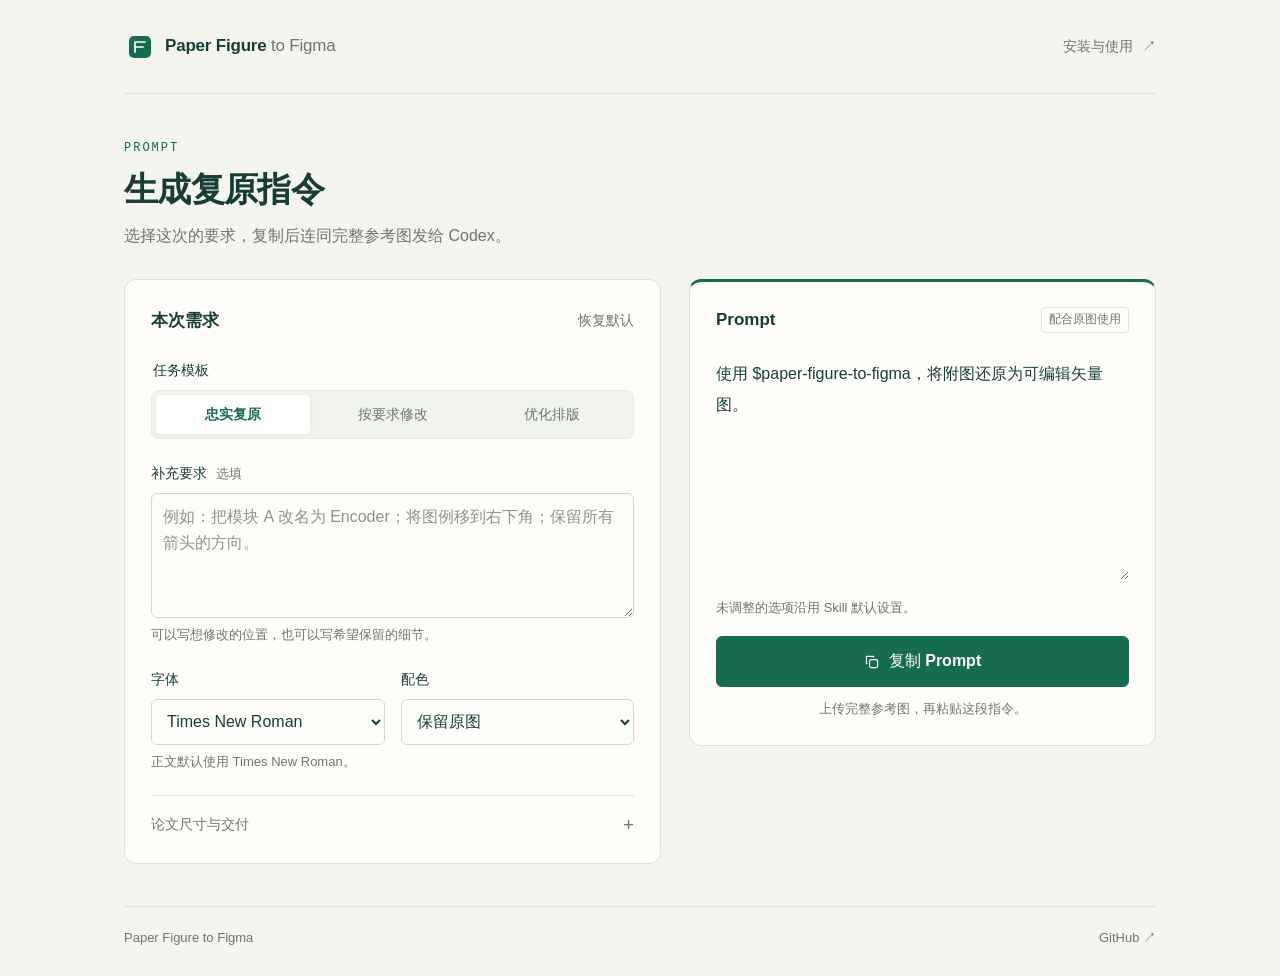
<file: web/index.html>
<!doctype html>
<html lang="zh-CN">
<head>
  <meta charset="utf-8">
  <meta name="viewport" content="width=device-width, initial-scale=1">
  <meta name="description" content="选择复原方式，补充个性化要求，生成配合参考图使用的 Paper Figure to Figma 指令。">
  <meta name="theme-color" content="#f5f5ef">
  <link rel="icon" href="data:image/svg+xml,%3Csvg xmlns='http://www.w3.org/2000/svg' viewBox='0 0 32 32'%3E%3Crect x='5' y='5' width='22' height='22' rx='5' fill='%23176b50'/%3E%3Cpath d='M11 21V11h10M11 16h8' stroke='white' stroke-width='2' fill='none'/%3E%3C/svg%3E">
  <link rel="stylesheet" href="style.css">
  <script src="app.js" defer></script>
  <title>Prompt · Paper Figure to Figma</title>
</head>
<body>
  <a class="skip" href="#preferences">跳到选项</a>
  <header class="site-header wrap">
    <a class="brand" href="./" aria-label="Paper Figure to Figma 首页">
      <svg viewBox="0 0 32 32" aria-hidden="true"><rect x="5" y="5" width="22" height="22" rx="5"/><path d="M11 21V11h10M11 16h8"/></svg>
      <span>Paper Figure <span class="brand-tail">to Figma</span></span>
    </a>
    <a class="guide-link" href="https://github.com/sidiangongyuan/paper-figure-to-figma/blob/main/docs/CODEX_QUICKSTART.md" target="_blank" rel="noreferrer">安装与使用 <span aria-hidden="true">↗</span></a>
  </header>

  <main class="wrap">
    <div class="intro">
      <p class="eyebrow">PROMPT</p>
      <h1>生成复原指令</h1>
      <p>选择这次的要求，复制后连同完整参考图发给 Codex。</p>
    </div>

    <div class="workspace">
      <form id="preferences" class="preferences" novalidate>
        <div class="section-heading"><h2>本次需求</h2><button id="reset" class="text-button" type="reset">恢复默认</button></div>
        <fieldset class="templates">
          <legend>任务模板</legend>
          <div class="template-options">
            <label><input type="radio" name="task" value="restore" checked><span>忠实复原</span></label>
            <label><input type="radio" name="task" value="modify"><span>按要求修改</span></label>
            <label><input type="radio" name="task" value="layout"><span>优化排版</span></label>
          </div>
        </fieldset>

        <div class="field">
          <label for="changes">补充要求 <span class="optional">选填</span></label>
          <textarea id="changes" name="changes" rows="4" maxlength="4000" aria-describedby="changes-hint" placeholder="例如：把模块 A 改名为 Encoder；将图例移到右下角；保留所有箭头的方向。"></textarea>
          <p class="field-hint" id="changes-hint">可以写想修改的位置，也可以写希望保留的细节。</p>
        </div>

        <div class="options-grid">
          <div class="field">
            <label for="font">字体</label>
            <select id="font" name="font" aria-describedby="font-hint">
              <option value="">Times New Roman</option>
              <option value="original">沿用原图字体</option>
              <option value="comic">Comic Sans MS（标题）</option>
              <option value="custom">自定义…</option>
            </select>
            <p class="field-hint" id="font-hint">正文默认使用 Times New Roman。</p>
            <div class="custom-field" id="font-custom-field" hidden>
              <label for="font-custom">字体要求</label>
              <input id="font-custom" name="fontCustom" type="text" placeholder="例如：标题 Arial，正文 Times New Roman" maxlength="200" disabled>
            </div>
          </div>
          <div class="field">
            <label for="color">配色</label>
            <select id="color" name="color">
              <option value="">保留原图</option>
              <option value="accessible">色盲友好</option>
              <option value="grayscale">适合灰度打印</option>
              <option value="custom">自定义…</option>
            </select>
            <div class="custom-field" id="color-custom-field" hidden>
              <label for="color-custom">配色要求</label>
              <input id="color-custom" name="colorCustom" type="text" placeholder="例如：蓝绿配色，重点模块用橙色" maxlength="200" disabled>
            </div>
          </div>
        </div>

        <details class="more-options" id="more-options">
          <summary>论文尺寸与交付 <span aria-hidden="true">+</span></summary>
          <div class="more-content">
            <div class="field">
              <label for="paper-width">论文中的图宽 <span class="optional">mm · 选填</span></label>
              <input id="paper-width" name="paperWidth" type="number" min="1" step="any" placeholder="例如：155" inputmode="decimal" aria-describedby="paper-hint">
              <p class="field-hint" id="paper-hint">用于检查放进论文后的字号和线宽。</p>
            </div>
            <div class="field">
              <label for="figma-url">Figma 目标文件 <span class="optional">选填</span></label>
              <input id="figma-url" name="figmaUrl" type="url" placeholder="https://www.figma.com/design/…" autocomplete="off" spellcheck="false" aria-describedby="figma-hint">
              <p class="field-hint" id="figma-hint" hidden>当前选择仅交付本地文件。</p>
            </div>
            <div class="field">
              <label for="delivery">交付方式</label>
              <select id="delivery" name="delivery">
                <option value="">Skill 默认</option>
                <option value="paper">Figma + SVG + PDF</option>
                <option value="pptx">PowerPoint（可编辑 PPTX）</option>
                <option value="local">仅本地 SVG + PDF</option>
              </select>
            </div>
          </div>
        </details>
      </form>

      <aside class="output" aria-labelledby="output-heading">
        <div class="section-heading"><h2 id="output-heading">Prompt</h2><span class="output-badge">配合原图使用</span></div>
        <label class="sr-only" for="prompt">生成的 Prompt</label>
        <textarea id="prompt" readonly spellcheck="false">使用 $paper-figure-to-figma，将附图还原为可编辑矢量图。</textarea>
        <p class="default-note">未调整的选项沿用 Skill 默认设置。</p>
        <button id="copy" class="copy-button" type="button"><svg viewBox="0 0 20 20" aria-hidden="true"><rect x="7" y="7" width="10" height="10" rx="2"/><path d="M12 4V3H3v9h1"/></svg><span id="copy-label">复制 Prompt</span></button>
        <p id="copy-status" class="copy-status" role="status" aria-live="polite">上传完整参考图，再粘贴这段指令。</p>
      </aside>
    </div>
    <noscript><p class="noscript">启用浏览器 JavaScript 后即可调整选项和复制指令。</p></noscript>
  </main>

  <footer class="site-footer wrap"><span>Paper Figure to Figma</span><a href="https://github.com/sidiangongyuan/paper-figure-to-figma" target="_blank" rel="noreferrer">GitHub <span aria-hidden="true">↗</span></a></footer>
</body>
</html>
</file>
<file: web/style.css>
:root{color-scheme:light;--paper:#f5f5ef;--ink:#183d36;--muted:#6b776f;--green:#176b50;--line:#dce2d9;--field:#fdfefa;--error:#a83232}
*{box-sizing:border-box}
body{margin:0;background:var(--paper);color:var(--ink);font:16px/1.65 "Segoe UI","PingFang SC","Microsoft YaHei",sans-serif;-webkit-font-smoothing:antialiased}
button,input,select,textarea{font:inherit;color:inherit}
button,a,input,select,summary{touch-action:manipulation}
button,select,summary{cursor:pointer}
a{color:inherit;text-decoration:none}
a:hover{text-decoration:underline;text-underline-offset:4px}
button,input,select,textarea,summary,a{-webkit-tap-highlight-color:transparent}
:focus-visible{outline:3px solid #76ad92;outline-offset:3px}
[hidden]{display:none!important}
h1,h2,p{margin:0}
.wrap{width:min(1032px,calc(100% - 64px));margin-inline:auto}
.site-header{height:94px;display:flex;align-items:center;justify-content:space-between;border-bottom:1px solid var(--line);gap:20px}
.brand{display:flex;align-items:center;gap:9px;font-weight:600;font-size:17px;letter-spacing:-.2px}
.brand:hover{text-decoration:none}
.brand svg{width:32px;height:32px;flex-shrink:0}
.brand svg rect{fill:var(--green)}
.brand svg path{fill:none;stroke:#fff;stroke-width:1.7;stroke-linecap:round;stroke-linejoin:round}
.brand-tail{font-weight:400;color:var(--muted)}
.guide-link{font-size:14px;color:var(--muted);white-space:nowrap}
.guide-link span{margin-left:5px}
.intro{padding:45px 0 30px}
.eyebrow{font:12px/1.5 "Cascadia Code",Consolas,monospace;letter-spacing:2px;color:var(--green);margin-bottom:9px}
h1{font-size:34px;line-height:1.4;letter-spacing:-.7px;font-weight:600}
.intro>p:last-child{color:var(--muted);margin-top:9px}
.workspace{display:grid;grid-template-columns:minmax(0,1.15fr) minmax(0,1fr);gap:28px;align-items:start}
.preferences,.output{min-width:0;background:#fffefa;border:1px solid var(--line);border-radius:12px;padding:26px}
.section-heading{display:flex;align-items:center;justify-content:space-between;gap:14px;margin-bottom:24px}
h2{font-size:17px;font-weight:600}
.text-button{background:transparent;border:0;color:var(--muted);font-size:14px;padding:3px 0}
.text-button:hover{color:var(--green)}
fieldset{padding:0;margin:0;border:0;min-width:0}
legend,.field>label{display:block;font-weight:550;font-size:14px;margin-bottom:8px}
.templates{margin-bottom:23px}
.template-options{display:flex;gap:6px;background:#f1f3ed;border:1px solid #e7ebe2;border-radius:7px;padding:4px}
.template-options label{flex:1;position:relative;min-width:0}
.template-options input{position:absolute;opacity:0;width:1px;height:1px}
.template-options span{display:block;text-align:center;font-size:14px;padding:8px 4px;border-radius:4px;color:var(--muted);cursor:pointer;white-space:nowrap}
.template-options input:checked+span{background:#fff;color:var(--green);box-shadow:0 1px 5px #183d3610;font-weight:600}
.template-options input:focus-visible+span{outline:3px solid #76ad92;outline-offset:1px}
.field{min-width:0}
.optional{font-size:13px;font-weight:400;color:var(--muted);margin-left:5px}
input:not([type=radio]),select,textarea{display:block;width:100%;border:1px solid #cfd8cc;border-radius:6px;background:var(--field);padding:10px 11px;font-size:16px;line-height:1.6;min-height:46px}
input::placeholder,textarea::placeholder{color:#8a948c;opacity:1}
textarea{resize:vertical}
#changes{min-height:119px}
.field-hint{font-size:13px;color:var(--muted);margin-top:7px;line-height:1.6}
.options-grid{display:grid;grid-template-columns:1fr 1fr;gap:16px;margin-top:22px}
.custom-field{margin-top:11px}
.custom-field label{display:block;font-size:13px;color:var(--muted);margin-bottom:5px}
.more-options{border-top:1px solid var(--line);margin-top:23px;padding-top:17px}
.more-options summary{list-style:none;display:flex;align-items:center;justify-content:space-between;gap:16px;font-size:14px;color:var(--muted)}
.more-options summary::-webkit-details-marker{display:none}
.more-options summary>span{font-size:19px;font-weight:300;line-height:1}
.more-options[open] summary>span{transform:rotate(45deg)}
.more-content{display:grid;gap:17px;margin-top:19px}
.output{position:sticky;top:24px;border-top:3px solid var(--green);padding-top:24px}
.output-badge{font-size:12px;color:var(--muted);border:1px solid var(--line);border-radius:4px;padding:2px 7px}
#prompt{background:transparent;border:0;border-radius:0;padding:0;min-height:222px;max-height:550px;font-size:16px;line-height:1.95;overflow-wrap:anywhere;resize:vertical}
#prompt:focus-visible{outline-offset:7px}
.default-note{font-size:13px;color:var(--muted);margin-top:17px;margin-bottom:18px}
.copy-button{width:100%;border:1px solid var(--green);background:var(--green);color:white;border-radius:6px;padding:11px 16px;display:flex;align-items:center;justify-content:center;gap:9px;font-size:16px;font-weight:550;min-height:48px;transition:background .15s}
.copy-button:hover{background:#10563f}
.copy-button svg{width:16px;height:16px;fill:none;stroke:currentColor;stroke-width:1.4;stroke-linecap:round;stroke-linejoin:round}
.copy-status{min-height:21px;font-size:13px;color:var(--muted);margin-top:11px;text-align:center;overflow-wrap:anywhere}
.copy-status[data-state=error]{color:var(--error)}
.copy-status[data-state=success]{color:var(--green)}
[aria-invalid=true]{border-color:var(--error)!important}
.site-footer{display:flex;align-items:center;justify-content:space-between;gap:20px;font-size:13px;color:var(--muted);border-top:1px solid var(--line);margin-top:42px;padding-block:20px 28px}
.site-footer a{white-space:nowrap}
.skip{position:absolute;left:20px;top:-80px;background:var(--ink);color:#fff;padding:8px 14px;z-index:5;border-radius:4px}
.skip:focus{top:10px}
.sr-only{position:absolute;width:1px;height:1px;padding:0;margin:-1px;overflow:hidden;clip-path:inset(50%);white-space:nowrap;border:0}
.noscript{padding-top:20px;color:var(--error)}
@media(max-width:900px){.workspace{grid-template-columns:1fr;gap:20px}.output{position:static}#prompt{min-height:140px}}
@media(max-width:760px){.wrap{width:min(520px,calc(100% - 36px))}.site-header{height:76px}.intro{padding:31px 0 24px}h1{font-size:30px}.preferences,.output{padding:23px}.output{border-top-width:3px}.output .section-heading{margin-bottom:20px}.site-footer{margin-top:30px}.brand-tail{display:none}}
@media(max-width:480px){.options-grid{grid-template-columns:1fr;gap:17px}}
@media(max-width:380px){.preferences,.output{padding:19px}.options-grid{grid-template-columns:1fr;gap:17px}.template-options{gap:3px}.template-options span{font-size:13px}.brand{font-size:16px}.guide-link{font-size:13px}}
@media(prefers-reduced-motion:reduce){*{transition:none!important}}
</file>
